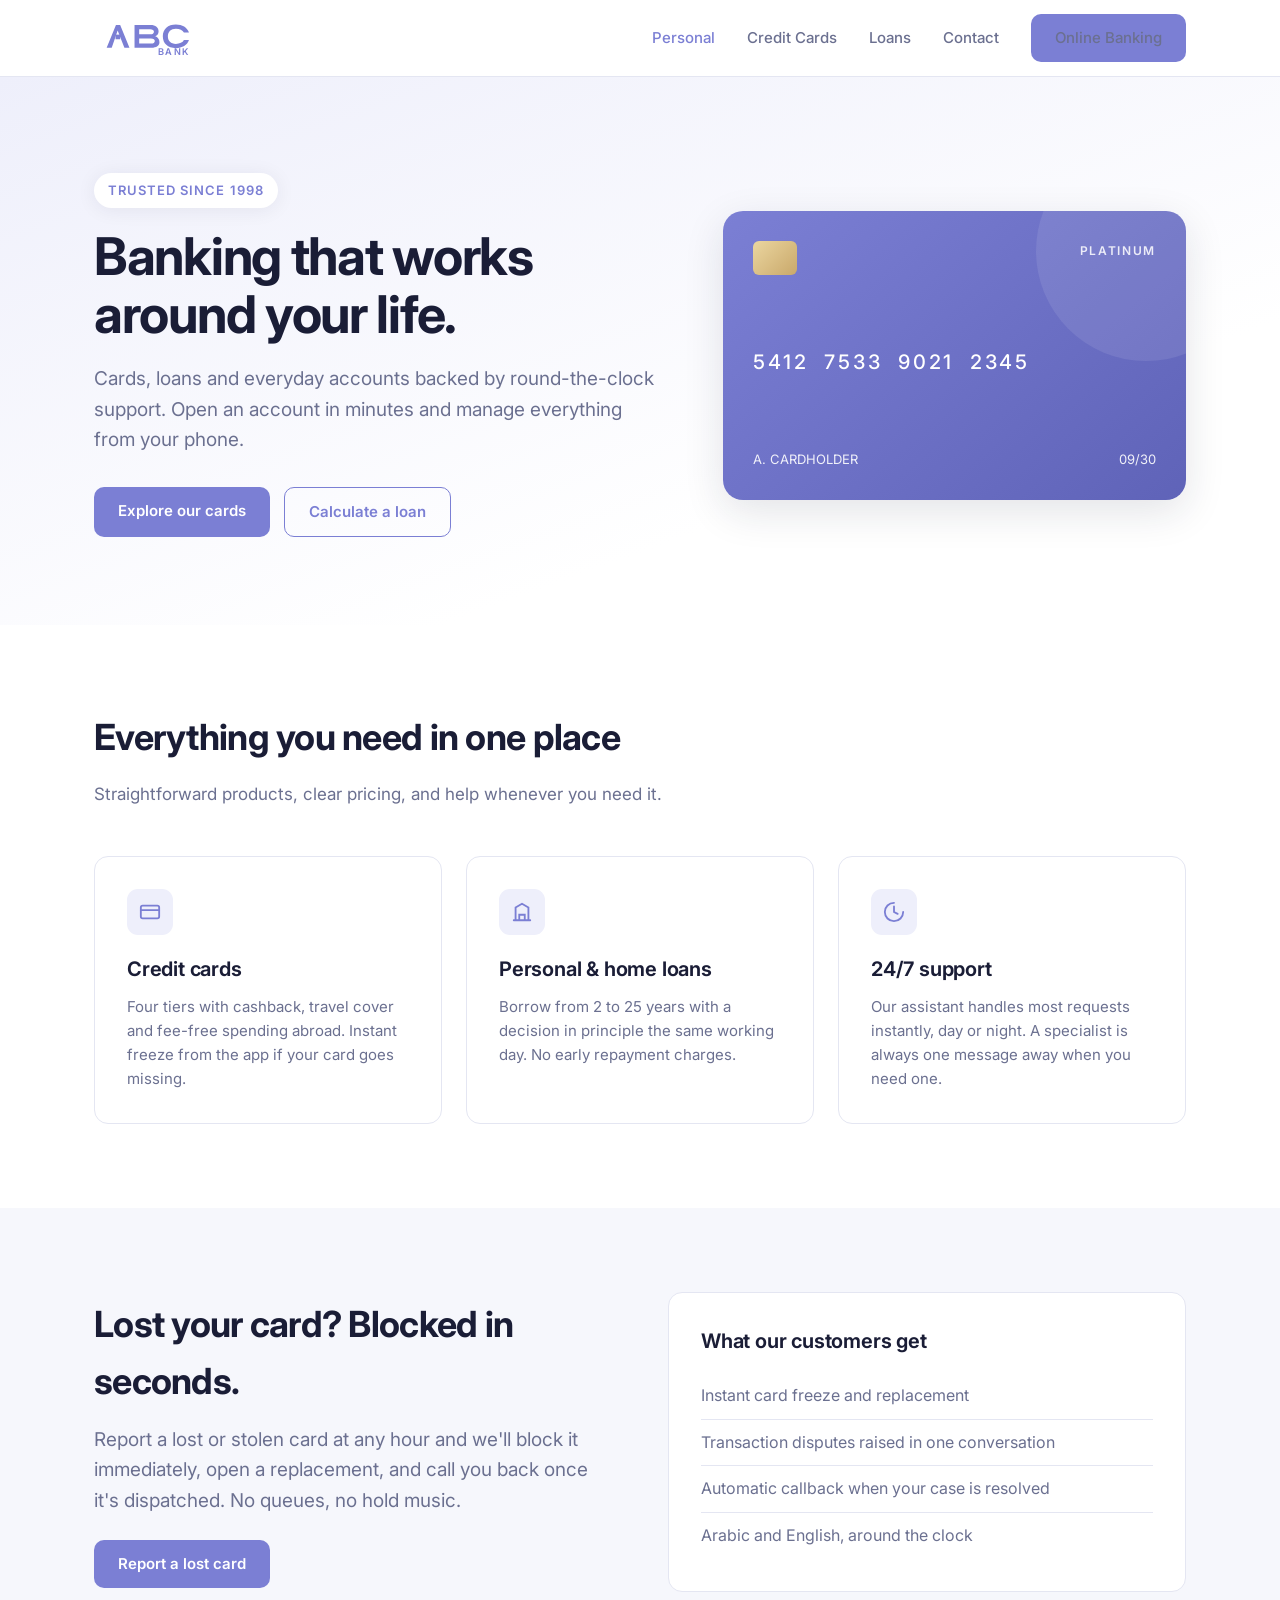
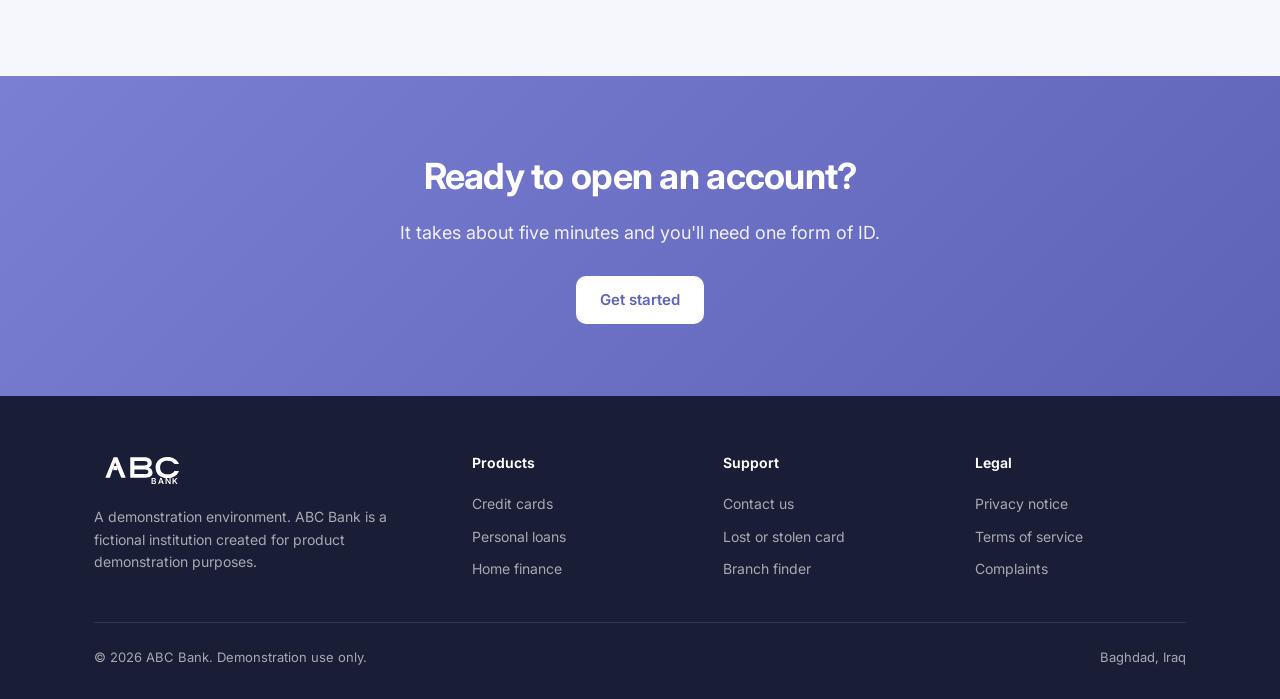
<file: index.html>
<!DOCTYPE html>
<html lang="en">
<head>
<meta charset="UTF-8">
<meta name="viewport" content="width=device-width, initial-scale=1.0">
<title>ABC Bank — Banking that works around you</title>
<link rel="preconnect" href="https://fonts.googleapis.com">
<link rel="preconnect" href="https://fonts.gstatic.com" crossorigin>
<link href="https://fonts.googleapis.com/css2?family=Inter:wght@400;500;600;700&display=swap" rel="stylesheet">
<link rel="stylesheet" href="styles.css">
</head>
<body>

<header class="header">
  <div class="wrap header-inner">
    <a href="index.html" class="logo">
      <svg viewBox="0 0 260 90" xmlns="http://www.w3.org/2000/svg" aria-label="ABC Bank">
        <g fill="#7B7FD4">
          <path d="M30 68 L52 14 L62 14 L84 68 L72 68 L56 27 L42 68 Z"/>
          <rect x="51" y="37" width="11" height="11"/>
          <path d="M96 14 L134 14 C146 14 153 20 153 29 C153 35 150 39 145 41 C151 43 155 48 155 55 C155 63 148 68 136 68 L96 68 Z M107 24 L107 36 L133 36 C139 36 142 34 142 30 C142 26 139 24 133 24 Z M107 46 L107 58 L135 58 C141 58 144 56 144 52 C144 48 141 46 135 46 Z"/>
          <path d="M213 32 C210 26 203 23 194 23 C182 23 175 30 175 41 C175 52 182 59 194 59 C203 59 210 56 213 50 L225 50 C221 62 209 69 194 69 C175 69 163 58 163 41 C163 24 175 13 194 13 C209 13 221 20 225 32 Z"/>
          <text x="152" y="86" font-family="Inter, sans-serif" font-size="22" font-weight="600" letter-spacing="3">BANK</text>
        </g>
      </svg>
    </a>
    <nav class="nav">
      <a href="index.html" class="active">Personal</a>
      <a href="credit-cards.html">Credit Cards</a>
      <a href="loans.html">Loans</a>
      <a href="contact.html">Contact</a>
      <a href="#" class="btn btn-primary">Online Banking</a>
    </nav>
  </div>
</header>

<section class="hero">
  <div class="wrap hero-grid">
    <div>
      <span class="eyebrow">Trusted since 1998</span>
      <h1>Banking that works around your life.</h1>
      <p class="lead">Cards, loans and everyday accounts backed by round-the-clock support. Open an account in minutes and manage everything from your phone.</p>
      <div class="hero-actions">
        <a href="credit-cards.html" class="btn btn-primary">Explore our cards</a>
        <a href="loans.html" class="btn btn-ghost">Calculate a loan</a>
      </div>
    </div>
    <div class="hero-card">
      <div class="hero-card-top">
        <div class="chip"></div>
        <span class="card-tier">Platinum</span>
      </div>
      <div class="card-number">5412&nbsp; 7533&nbsp; 9021&nbsp; 2345</div>
      <div class="card-foot">
        <span>A. CARDHOLDER</span>
        <span>09/30</span>
      </div>
    </div>
  </div>
</section>

<section>
  <div class="wrap">
    <div class="section-head">
      <h2>Everything you need in one place</h2>
      <p>Straightforward products, clear pricing, and help whenever you need it.</p>
    </div>
    <div class="grid-3">
      <div class="card">
        <div class="icon">
          <svg viewBox="0 0 24 24" fill="none" stroke-width="2" stroke-linecap="round"><rect x="2" y="5" width="20" height="14" rx="2"/><path d="M2 10h20"/></svg>
        </div>
        <h3>Credit cards</h3>
        <p>Four tiers with cashback, travel cover and fee-free spending abroad. Instant freeze from the app if your card goes missing.</p>
      </div>
      <div class="card">
        <div class="icon">
          <svg viewBox="0 0 24 24" fill="none" stroke-width="2" stroke-linecap="round"><path d="M3 21h18M5 21V7l7-4 7 4v14M9 21v-6h6v6"/></svg>
        </div>
        <h3>Personal &amp; home loans</h3>
        <p>Borrow from 2 to 25 years with a decision in principle the same working day. No early repayment charges.</p>
      </div>
      <div class="card">
        <div class="icon">
          <svg viewBox="0 0 24 24" fill="none" stroke-width="2" stroke-linecap="round"><path d="M12 2a10 10 0 1 0 10 10"/><path d="M12 6v6l4 2"/></svg>
        </div>
        <h3>24/7 support</h3>
        <p>Our assistant handles most requests instantly, day or night. A specialist is always one message away when you need one.</p>
      </div>
    </div>
  </div>
</section>

<section class="section-soft">
  <div class="wrap grid-2" style="align-items:center; gap:56px;">
    <div>
      <h2>Lost your card? Blocked in seconds.</h2>
      <p class="lead" style="margin-bottom:24px;">Report a lost or stolen card at any hour and we'll block it immediately, open a replacement, and call you back once it's dispatched. No queues, no hold music.</p>
      <a href="contact.html" class="btn btn-primary">Report a lost card</a>
    </div>
    <div class="card" style="background:var(--white);">
      <h3>What our customers get</h3>
      <ul style="list-style:none; margin-top:16px;">
        <li style="padding:10px 0; border-bottom:1px solid var(--line); color:var(--muted);">Instant card freeze and replacement</li>
        <li style="padding:10px 0; border-bottom:1px solid var(--line); color:var(--muted);">Transaction disputes raised in one conversation</li>
        <li style="padding:10px 0; border-bottom:1px solid var(--line); color:var(--muted);">Automatic callback when your case is resolved</li>
        <li style="padding:10px 0; color:var(--muted);">Arabic and English, around the clock</li>
      </ul>
    </div>
  </div>
</section>

<section class="band">
  <div class="wrap">
    <h2>Ready to open an account?</h2>
    <p>It takes about five minutes and you'll need one form of ID.</p>
    <a href="contact.html" class="btn">Get started</a>
  </div>
</section>

<footer class="footer">
  <div class="wrap">
    <div class="footer-grid">
      <div>
        <div class="footer-logo">
          <svg viewBox="0 0 260 90" xmlns="http://www.w3.org/2000/svg">
            <g fill="#FFFFFF">
              <path d="M30 68 L52 14 L62 14 L84 68 L72 68 L56 27 L42 68 Z"/>
              <rect x="51" y="37" width="11" height="11"/>
              <path d="M96 14 L134 14 C146 14 153 20 153 29 C153 35 150 39 145 41 C151 43 155 48 155 55 C155 63 148 68 136 68 L96 68 Z M107 24 L107 36 L133 36 C139 36 142 34 142 30 C142 26 139 24 133 24 Z M107 46 L107 58 L135 58 C141 58 144 56 144 52 C144 48 141 46 135 46 Z"/>
              <path d="M213 32 C210 26 203 23 194 23 C182 23 175 30 175 41 C175 52 182 59 194 59 C203 59 210 56 213 50 L225 50 C221 62 209 69 194 69 C175 69 163 58 163 41 C163 24 175 13 194 13 C209 13 221 20 225 32 Z"/>
              <text x="152" y="86" font-family="Inter, sans-serif" font-size="22" font-weight="600" letter-spacing="3">BANK</text>
            </g>
          </svg>
        </div>
        <p>A demonstration environment. ABC Bank is a fictional institution created for product demonstration purposes.</p>
      </div>
      <div>
        <h5>Products</h5>
        <ul>
          <li><a href="credit-cards.html">Credit cards</a></li>
          <li><a href="loans.html">Personal loans</a></li>
          <li><a href="loans.html">Home finance</a></li>
        </ul>
      </div>
      <div>
        <h5>Support</h5>
        <ul>
          <li><a href="contact.html">Contact us</a></li>
          <li><a href="contact.html">Lost or stolen card</a></li>
          <li><a href="contact.html">Branch finder</a></li>
        </ul>
      </div>
      <div>
        <h5>Legal</h5>
        <ul>
          <li><a href="#">Privacy notice</a></li>
          <li><a href="#">Terms of service</a></li>
          <li><a href="#">Complaints</a></li>
        </ul>
      </div>
    </div>
    <div class="footer-bot">
      <span>© 2026 ABC Bank. Demonstration use only.</span>
      <span>Baghdad, Iraq</span>
    </div>
  </div>
</footer>

<!-- Genesys Messenger -->
<script type="text/javascript" charset="utf-8">
  (function (g, e, n, es, ys) {
    g['_genesysJs'] = e;
    g[e] = g[e] || function () {
      (g[e].q = g[e].q || []).push(arguments)
    };
    g[e].t = 1 * new Date();
    g[e].c = es;
    ys = document.createElement('script'); ys.async = 1; ys.src = n; ys.charset = 'utf-8'; document.head.appendChild(ys);
  })(window, 'Genesys', 'https://apps.mypurecloud.de/genesys-bootstrap/genesys.min.js', {
    environment: 'prod-euc1',
    deploymentId: '817cc12f-3714-4eee-8be5-17d5c788dd22'
  });
</script>

</body>
</html>
</file>
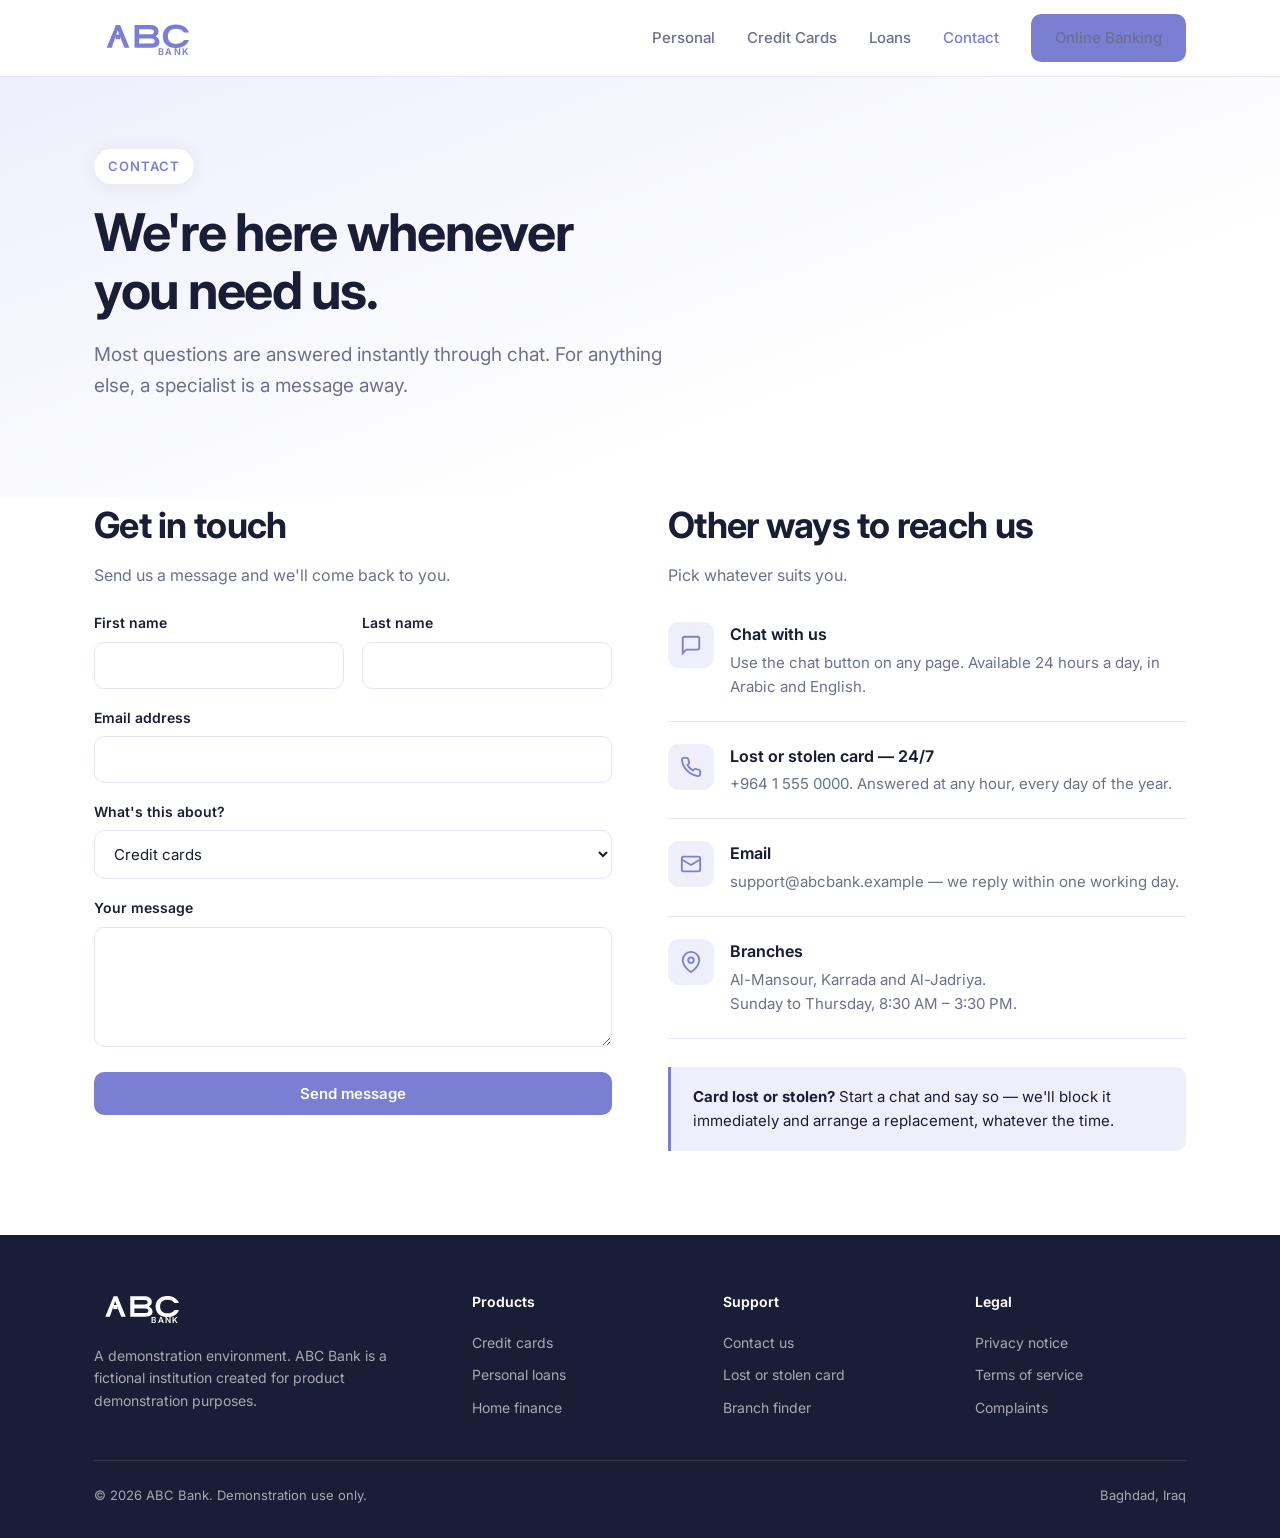
<file: contact.html>
<!DOCTYPE html>
<html lang="en">
<head>
<meta charset="UTF-8">
<meta name="viewport" content="width=device-width, initial-scale=1.0">
<title>Contact Us — ABC Bank</title>
<link rel="preconnect" href="https://fonts.googleapis.com">
<link rel="preconnect" href="https://fonts.gstatic.com" crossorigin>
<link href="https://fonts.googleapis.com/css2?family=Inter:wght@400;500;600;700&display=swap" rel="stylesheet">
<link rel="stylesheet" href="styles.css">
</head>
<body>

<header class="header">
  <div class="wrap header-inner">
    <a href="index.html" class="logo">
      <svg viewBox="0 0 260 90" xmlns="http://www.w3.org/2000/svg" aria-label="ABC Bank">
        <g fill="#7B7FD4">
          <path d="M30 68 L52 14 L62 14 L84 68 L72 68 L56 27 L42 68 Z"/>
          <rect x="51" y="37" width="11" height="11"/>
          <path d="M96 14 L134 14 C146 14 153 20 153 29 C153 35 150 39 145 41 C151 43 155 48 155 55 C155 63 148 68 136 68 L96 68 Z M107 24 L107 36 L133 36 C139 36 142 34 142 30 C142 26 139 24 133 24 Z M107 46 L107 58 L135 58 C141 58 144 56 144 52 C144 48 141 46 135 46 Z"/>
          <path d="M213 32 C210 26 203 23 194 23 C182 23 175 30 175 41 C175 52 182 59 194 59 C203 59 210 56 213 50 L225 50 C221 62 209 69 194 69 C175 69 163 58 163 41 C163 24 175 13 194 13 C209 13 221 20 225 32 Z"/>
          <text x="152" y="86" font-family="Inter, sans-serif" font-size="22" font-weight="600" letter-spacing="3">BANK</text>
        </g>
      </svg>
    </a>
    <nav class="nav">
      <a href="index.html">Personal</a>
      <a href="credit-cards.html">Credit Cards</a>
      <a href="loans.html">Loans</a>
      <a href="contact.html" class="active">Contact</a>
      <a href="#" class="btn btn-primary">Online Banking</a>
    </nav>
  </div>
</header>

<section class="hero" style="padding:72px 0 64px;">
  <div class="wrap">
    <span class="eyebrow">Contact</span>
    <h1 style="max-width:16ch;">We're here whenever you need us.</h1>
    <p class="lead">Most questions are answered instantly through chat. For anything else, a specialist is a message away.</p>
  </div>
</section>

<section style="padding-top:0;">
  <div class="wrap grid-2" style="gap:56px; align-items:start;">

    <div>
      <h2 style="margin-bottom:8px;">Get in touch</h2>
      <p style="color:var(--muted); margin-bottom:24px;">Send us a message and we'll come back to you.</p>

      <form onsubmit="event.preventDefault(); this.reset(); document.getElementById('sent').style.display='block';">
        <div class="form-row">
          <div class="input-group">
            <label for="fname">First name</label>
            <input type="text" id="fname" required>
          </div>
          <div class="input-group">
            <label for="lname">Last name</label>
            <input type="text" id="lname" required>
          </div>
        </div>

        <div class="input-group">
          <label for="email">Email address</label>
          <input type="email" id="email" required>
        </div>

        <div class="input-group">
          <label for="topic">What's this about?</label>
          <select id="topic">
            <option>Credit cards</option>
            <option>Lost or stolen card</option>
            <option>Disputed transaction</option>
            <option>Loans and borrowing</option>
            <option>Account enquiry</option>
            <option>Something else</option>
          </select>
        </div>

        <div class="input-group">
          <label for="message">Your message</label>
          <textarea id="message" required></textarea>
        </div>

        <button type="submit" class="btn btn-primary" style="width:100%;">Send message</button>

        <div id="sent" class="notice" style="display:none;">
          Thanks — your message has been received. We'll respond within one working day.
        </div>
      </form>
    </div>

    <div>
      <h2 style="margin-bottom:8px;">Other ways to reach us</h2>
      <p style="color:var(--muted); margin-bottom:12px;">Pick whatever suits you.</p>

      <div class="contact-item">
        <div class="icon">
          <svg viewBox="0 0 24 24" fill="none" stroke-width="2" stroke-linecap="round"><path d="M21 15a2 2 0 0 1-2 2H7l-4 4V5a2 2 0 0 1 2-2h14a2 2 0 0 1 2 2z"/></svg>
        </div>
        <div>
          <h4>Chat with us</h4>
          <p>Use the chat button on any page. Available 24 hours a day, in Arabic and English.</p>
        </div>
      </div>

      <div class="contact-item">
        <div class="icon">
          <svg viewBox="0 0 24 24" fill="none" stroke-width="2" stroke-linecap="round"><path d="M22 16.92v3a2 2 0 0 1-2.18 2 19.8 19.8 0 0 1-8.63-3.07 19.5 19.5 0 0 1-6-6A19.8 19.8 0 0 1 2.12 4.2 2 2 0 0 1 4.11 2h3a2 2 0 0 1 2 1.72c.13.96.36 1.9.7 2.81a2 2 0 0 1-.45 2.11L8.1 9.9a16 16 0 0 0 6 6l1.26-1.26a2 2 0 0 1 2.11-.45c.9.34 1.85.57 2.81.7A2 2 0 0 1 22 16.92z"/></svg>
        </div>
        <div>
          <h4>Lost or stolen card — 24/7</h4>
          <p>+964 1 555 0000. Answered at any hour, every day of the year.</p>
        </div>
      </div>

      <div class="contact-item">
        <div class="icon">
          <svg viewBox="0 0 24 24" fill="none" stroke-width="2" stroke-linecap="round"><rect x="2" y="4" width="20" height="16" rx="2"/><path d="M22 7l-10 6L2 7"/></svg>
        </div>
        <div>
          <h4>Email</h4>
          <p>support@abcbank.example — we reply within one working day.</p>
        </div>
      </div>

      <div class="contact-item">
        <div class="icon">
          <svg viewBox="0 0 24 24" fill="none" stroke-width="2" stroke-linecap="round"><path d="M21 10c0 7-9 13-9 13s-9-6-9-13a9 9 0 0 1 18 0z"/><circle cx="12" cy="10" r="3"/></svg>
        </div>
        <div>
          <h4>Branches</h4>
          <p>Al-Mansour, Karrada and Al-Jadriya.<br>Sunday to Thursday, 8:30 AM – 3:30 PM.</p>
        </div>
      </div>

      <div class="notice">
        <strong>Card lost or stolen?</strong> Start a chat and say so — we'll block it immediately and arrange a replacement, whatever the time.
      </div>
    </div>

  </div>
</section>

<footer class="footer">
  <div class="wrap">
    <div class="footer-grid">
      <div>
        <div class="footer-logo">
          <svg viewBox="0 0 260 90" xmlns="http://www.w3.org/2000/svg">
            <g fill="#FFFFFF">
              <path d="M30 68 L52 14 L62 14 L84 68 L72 68 L56 27 L42 68 Z"/>
              <rect x="51" y="37" width="11" height="11"/>
              <path d="M96 14 L134 14 C146 14 153 20 153 29 C153 35 150 39 145 41 C151 43 155 48 155 55 C155 63 148 68 136 68 L96 68 Z M107 24 L107 36 L133 36 C139 36 142 34 142 30 C142 26 139 24 133 24 Z M107 46 L107 58 L135 58 C141 58 144 56 144 52 C144 48 141 46 135 46 Z"/>
              <path d="M213 32 C210 26 203 23 194 23 C182 23 175 30 175 41 C175 52 182 59 194 59 C203 59 210 56 213 50 L225 50 C221 62 209 69 194 69 C175 69 163 58 163 41 C163 24 175 13 194 13 C209 13 221 20 225 32 Z"/>
              <text x="152" y="86" font-family="Inter, sans-serif" font-size="22" font-weight="600" letter-spacing="3">BANK</text>
            </g>
          </svg>
        </div>
        <p>A demonstration environment. ABC Bank is a fictional institution created for product demonstration purposes.</p>
      </div>
      <div>
        <h5>Products</h5>
        <ul>
          <li><a href="credit-cards.html">Credit cards</a></li>
          <li><a href="loans.html">Personal loans</a></li>
          <li><a href="loans.html">Home finance</a></li>
        </ul>
      </div>
      <div>
        <h5>Support</h5>
        <ul>
          <li><a href="contact.html">Contact us</a></li>
          <li><a href="contact.html">Lost or stolen card</a></li>
          <li><a href="contact.html">Branch finder</a></li>
        </ul>
      </div>
      <div>
        <h5>Legal</h5>
        <ul>
          <li><a href="#">Privacy notice</a></li>
          <li><a href="#">Terms of service</a></li>
          <li><a href="#">Complaints</a></li>
        </ul>
      </div>
    </div>
    <div class="footer-bot">
      <span>© 2026 ABC Bank. Demonstration use only.</span>
      <span>Baghdad, Iraq</span>
    </div>
  </div>
</footer>

<!-- Genesys Messenger -->
<script type="text/javascript" charset="utf-8">
  (function (g, e, n, es, ys) {
    g['_genesysJs'] = e;
    g[e] = g[e] || function () {
      (g[e].q = g[e].q || []).push(arguments)
    };
    g[e].t = 1 * new Date();
    g[e].c = es;
    ys = document.createElement('script'); ys.async = 1; ys.src = n; ys.charset = 'utf-8'; document.head.appendChild(ys);
  })(window, 'Genesys', 'https://apps.mypurecloud.de/genesys-bootstrap/genesys.min.js', {
    environment: 'prod-euc1',
    deploymentId: '817cc12f-3714-4eee-8be5-17d5c788dd22'
  });
</script>

</body>
</html>
</file>
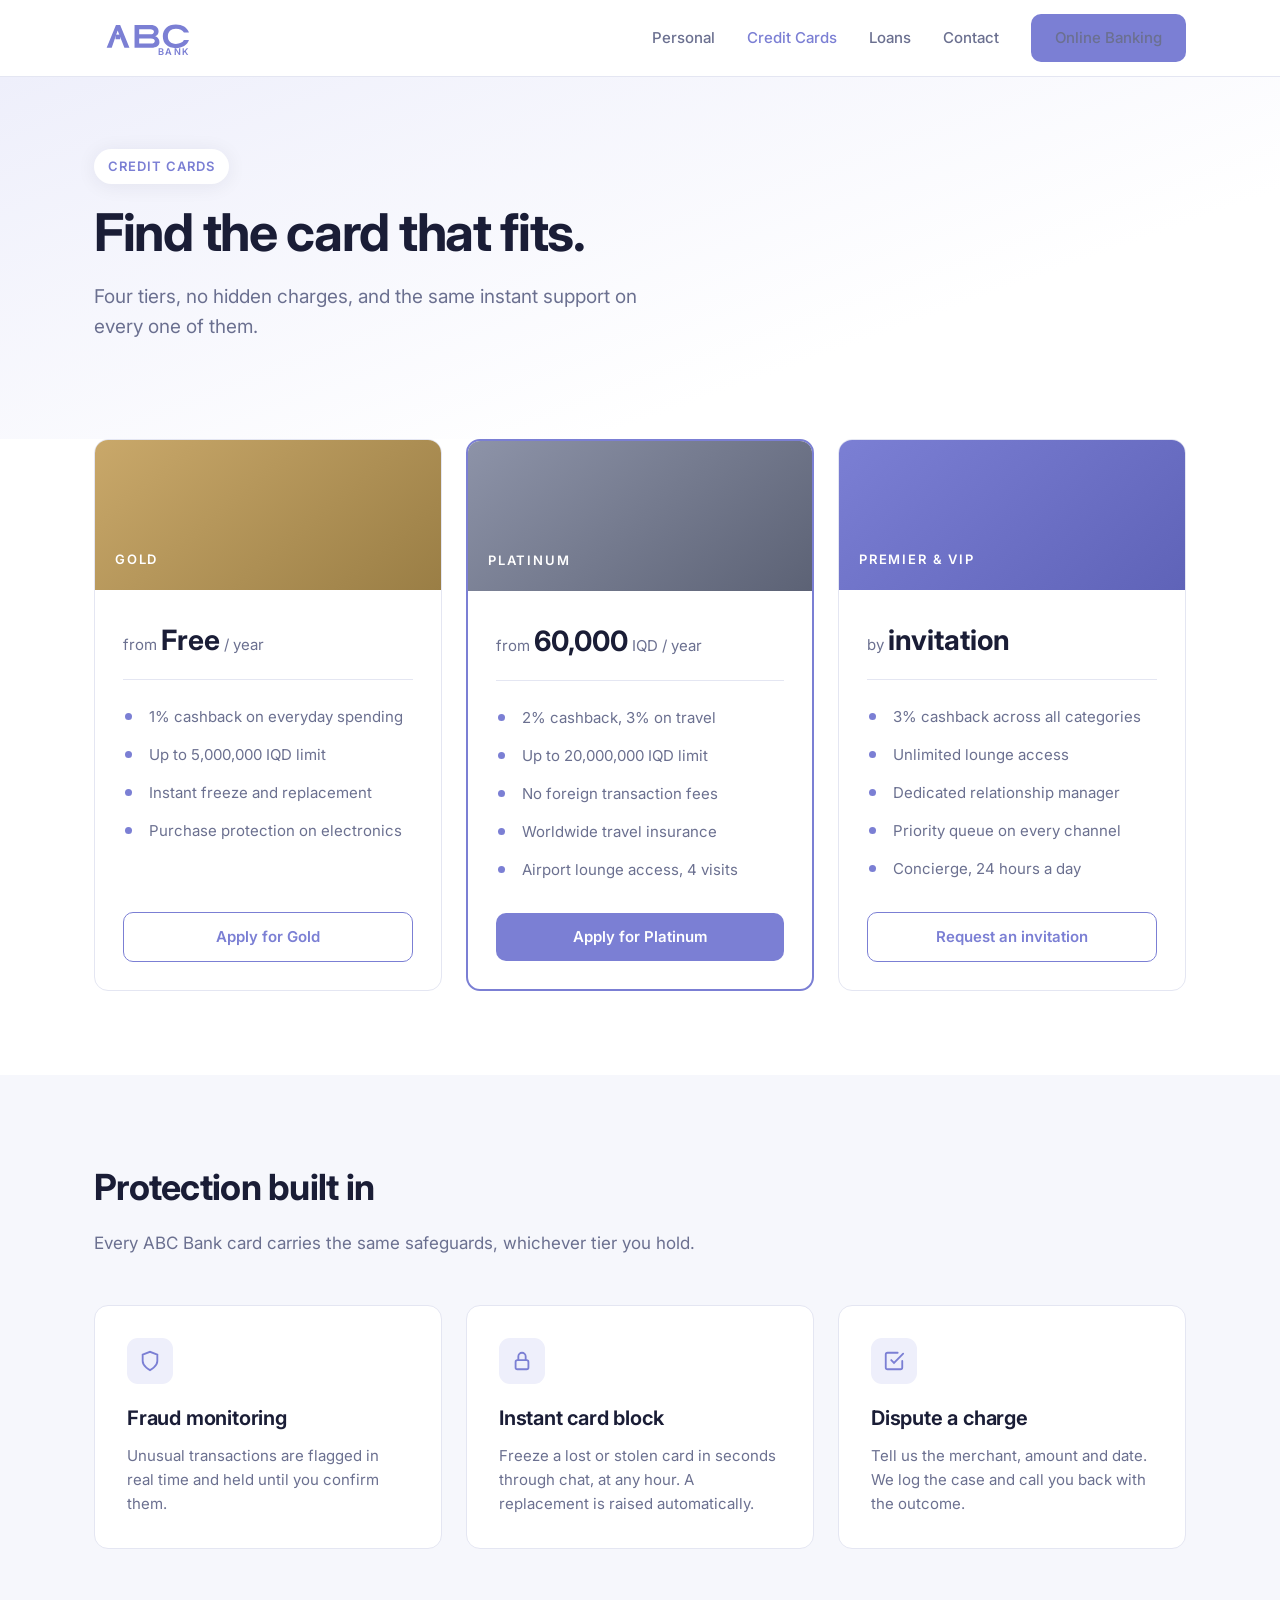
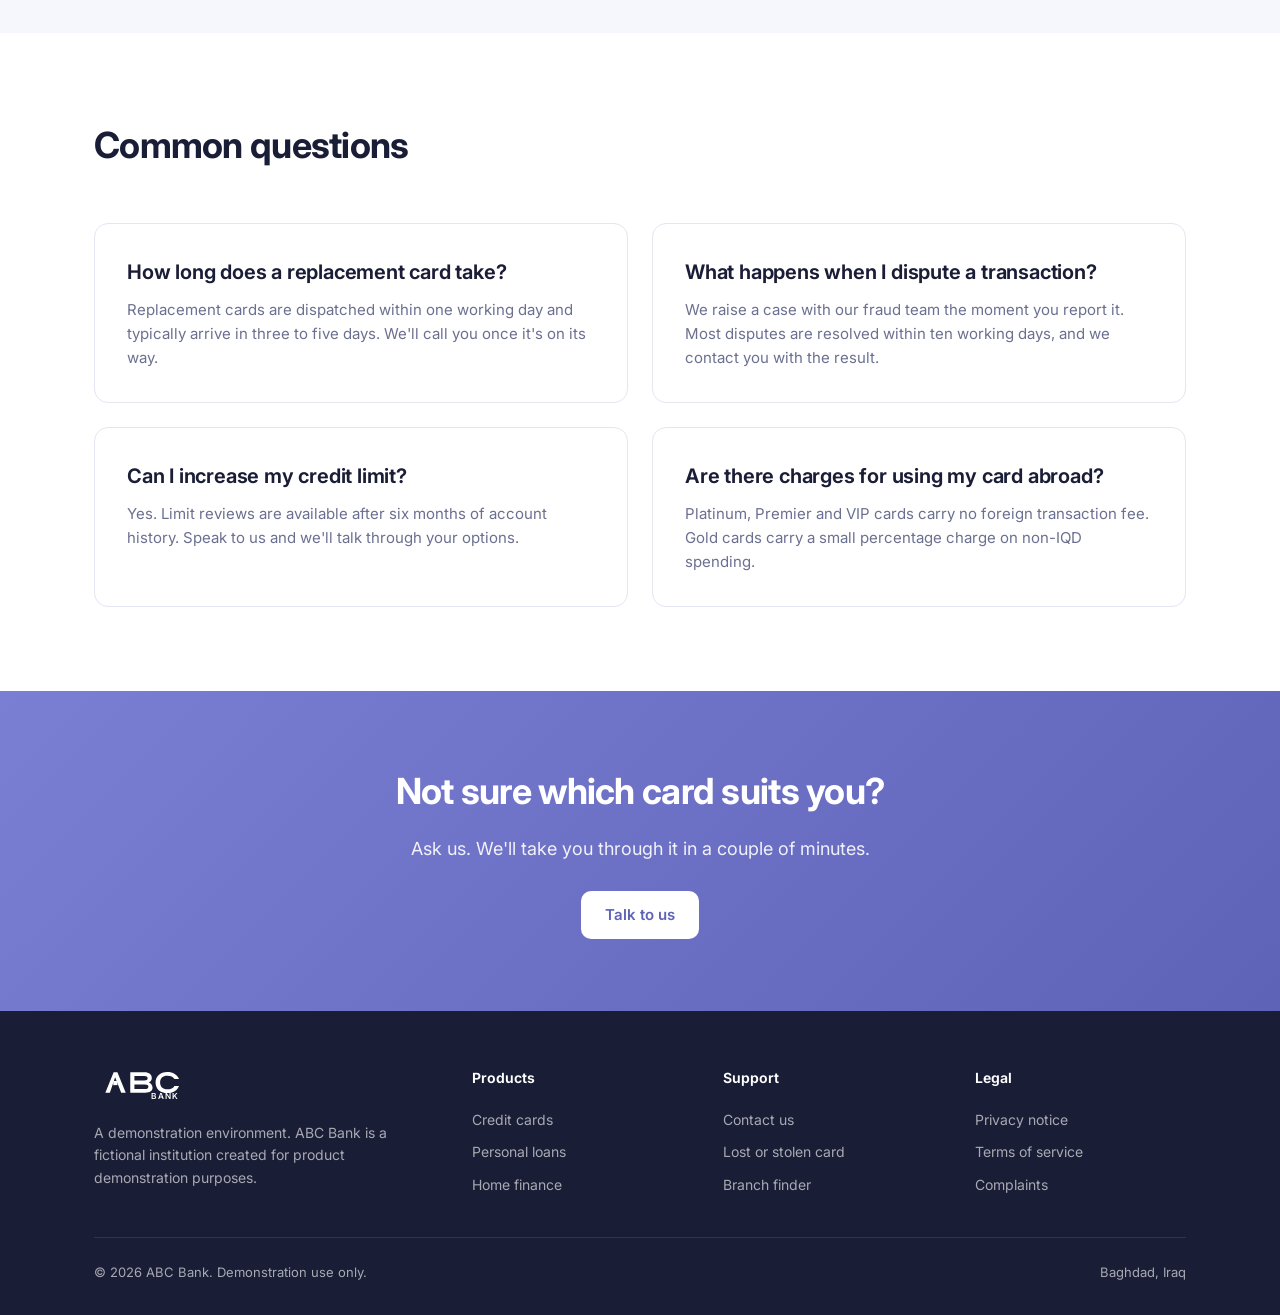
<file: credit-cards.html>
<!DOCTYPE html>
<html lang="en">
<head>
<meta charset="UTF-8">
<meta name="viewport" content="width=device-width, initial-scale=1.0">
<title>Credit Cards — ABC Bank</title>
<link rel="preconnect" href="https://fonts.googleapis.com">
<link rel="preconnect" href="https://fonts.gstatic.com" crossorigin>
<link href="https://fonts.googleapis.com/css2?family=Inter:wght@400;500;600;700&display=swap" rel="stylesheet">
<link rel="stylesheet" href="styles.css">
</head>
<body>

<header class="header">
  <div class="wrap header-inner">
    <a href="index.html" class="logo">
      <svg viewBox="0 0 260 90" xmlns="http://www.w3.org/2000/svg" aria-label="ABC Bank">
        <g fill="#7B7FD4">
          <path d="M30 68 L52 14 L62 14 L84 68 L72 68 L56 27 L42 68 Z"/>
          <rect x="51" y="37" width="11" height="11"/>
          <path d="M96 14 L134 14 C146 14 153 20 153 29 C153 35 150 39 145 41 C151 43 155 48 155 55 C155 63 148 68 136 68 L96 68 Z M107 24 L107 36 L133 36 C139 36 142 34 142 30 C142 26 139 24 133 24 Z M107 46 L107 58 L135 58 C141 58 144 56 144 52 C144 48 141 46 135 46 Z"/>
          <path d="M213 32 C210 26 203 23 194 23 C182 23 175 30 175 41 C175 52 182 59 194 59 C203 59 210 56 213 50 L225 50 C221 62 209 69 194 69 C175 69 163 58 163 41 C163 24 175 13 194 13 C209 13 221 20 225 32 Z"/>
          <text x="152" y="86" font-family="Inter, sans-serif" font-size="22" font-weight="600" letter-spacing="3">BANK</text>
        </g>
      </svg>
    </a>
    <nav class="nav">
      <a href="index.html">Personal</a>
      <a href="credit-cards.html" class="active">Credit Cards</a>
      <a href="loans.html">Loans</a>
      <a href="contact.html">Contact</a>
      <a href="#" class="btn btn-primary">Online Banking</a>
    </nav>
  </div>
</header>

<section class="hero" style="padding:72px 0 64px;">
  <div class="wrap">
    <span class="eyebrow">Credit Cards</span>
    <h1 style="max-width:16ch;">Find the card that fits.</h1>
    <p class="lead">Four tiers, no hidden charges, and the same instant support on every one of them.</p>
  </div>
</section>

<section style="padding-top:0;">
  <div class="wrap grid-3">

    <div class="tier">
      <div class="tier-visual gold"><span>Gold</span></div>
      <div class="tier-body">
        <div class="price">from <strong>Free</strong> / year</div>
        <ul>
          <li>1% cashback on everyday spending</li>
          <li>Up to 5,000,000 IQD limit</li>
          <li>Instant freeze and replacement</li>
          <li>Purchase protection on electronics</li>
        </ul>
        <a href="contact.html" class="btn btn-ghost">Apply for Gold</a>
      </div>
    </div>

    <div class="tier featured">
      <div class="tier-visual platinum"><span>Platinum</span></div>
      <div class="tier-body">
        <div class="price">from <strong>60,000</strong> IQD / year</div>
        <ul>
          <li>2% cashback, 3% on travel</li>
          <li>Up to 20,000,000 IQD limit</li>
          <li>No foreign transaction fees</li>
          <li>Worldwide travel insurance</li>
          <li>Airport lounge access, 4 visits</li>
        </ul>
        <a href="contact.html" class="btn btn-primary">Apply for Platinum</a>
      </div>
    </div>

    <div class="tier">
      <div class="tier-visual"><span>Premier &amp; VIP</span></div>
      <div class="tier-body">
        <div class="price">by <strong>invitation</strong></div>
        <ul>
          <li>3% cashback across all categories</li>
          <li>Unlimited lounge access</li>
          <li>Dedicated relationship manager</li>
          <li>Priority queue on every channel</li>
          <li>Concierge, 24 hours a day</li>
        </ul>
        <a href="contact.html" class="btn btn-ghost">Request an invitation</a>
      </div>
    </div>

  </div>
</section>

<section class="section-soft">
  <div class="wrap">
    <div class="section-head">
      <h2>Protection built in</h2>
      <p>Every ABC Bank card carries the same safeguards, whichever tier you hold.</p>
    </div>
    <div class="grid-3">
      <div class="card">
        <div class="icon">
          <svg viewBox="0 0 24 24" fill="none" stroke-width="2" stroke-linecap="round"><path d="M12 22s8-4 8-10V5l-8-3-8 3v7c0 6 8 10 8 10z"/></svg>
        </div>
        <h3>Fraud monitoring</h3>
        <p>Unusual transactions are flagged in real time and held until you confirm them.</p>
      </div>
      <div class="card">
        <div class="icon">
          <svg viewBox="0 0 24 24" fill="none" stroke-width="2" stroke-linecap="round"><rect x="5" y="11" width="14" height="10" rx="2"/><path d="M8 11V7a4 4 0 0 1 8 0v4"/></svg>
        </div>
        <h3>Instant card block</h3>
        <p>Freeze a lost or stolen card in seconds through chat, at any hour. A replacement is raised automatically.</p>
      </div>
      <div class="card">
        <div class="icon">
          <svg viewBox="0 0 24 24" fill="none" stroke-width="2" stroke-linecap="round"><path d="M9 11l3 3L22 4"/><path d="M21 12v7a2 2 0 0 1-2 2H5a2 2 0 0 1-2-2V5a2 2 0 0 1 2-2h11"/></svg>
        </div>
        <h3>Dispute a charge</h3>
        <p>Tell us the merchant, amount and date. We log the case and call you back with the outcome.</p>
      </div>
    </div>
  </div>
</section>

<section>
  <div class="wrap">
    <div class="section-head">
      <h2>Common questions</h2>
    </div>
    <div class="grid-2">
      <div class="card">
        <h3>How long does a replacement card take?</h3>
        <p>Replacement cards are dispatched within one working day and typically arrive in three to five days. We'll call you once it's on its way.</p>
      </div>
      <div class="card">
        <h3>What happens when I dispute a transaction?</h3>
        <p>We raise a case with our fraud team the moment you report it. Most disputes are resolved within ten working days, and we contact you with the result.</p>
      </div>
      <div class="card">
        <h3>Can I increase my credit limit?</h3>
        <p>Yes. Limit reviews are available after six months of account history. Speak to us and we'll talk through your options.</p>
      </div>
      <div class="card">
        <h3>Are there charges for using my card abroad?</h3>
        <p>Platinum, Premier and VIP cards carry no foreign transaction fee. Gold cards carry a small percentage charge on non-IQD spending.</p>
      </div>
    </div>
  </div>
</section>

<section class="band">
  <div class="wrap">
    <h2>Not sure which card suits you?</h2>
    <p>Ask us. We'll take you through it in a couple of minutes.</p>
    <a href="contact.html" class="btn">Talk to us</a>
  </div>
</section>

<footer class="footer">
  <div class="wrap">
    <div class="footer-grid">
      <div>
        <div class="footer-logo">
          <svg viewBox="0 0 260 90" xmlns="http://www.w3.org/2000/svg">
            <g fill="#FFFFFF">
              <path d="M30 68 L52 14 L62 14 L84 68 L72 68 L56 27 L42 68 Z"/>
              <rect x="51" y="37" width="11" height="11"/>
              <path d="M96 14 L134 14 C146 14 153 20 153 29 C153 35 150 39 145 41 C151 43 155 48 155 55 C155 63 148 68 136 68 L96 68 Z M107 24 L107 36 L133 36 C139 36 142 34 142 30 C142 26 139 24 133 24 Z M107 46 L107 58 L135 58 C141 58 144 56 144 52 C144 48 141 46 135 46 Z"/>
              <path d="M213 32 C210 26 203 23 194 23 C182 23 175 30 175 41 C175 52 182 59 194 59 C203 59 210 56 213 50 L225 50 C221 62 209 69 194 69 C175 69 163 58 163 41 C163 24 175 13 194 13 C209 13 221 20 225 32 Z"/>
              <text x="152" y="86" font-family="Inter, sans-serif" font-size="22" font-weight="600" letter-spacing="3">BANK</text>
            </g>
          </svg>
        </div>
        <p>A demonstration environment. ABC Bank is a fictional institution created for product demonstration purposes.</p>
      </div>
      <div>
        <h5>Products</h5>
        <ul>
          <li><a href="credit-cards.html">Credit cards</a></li>
          <li><a href="loans.html">Personal loans</a></li>
          <li><a href="loans.html">Home finance</a></li>
        </ul>
      </div>
      <div>
        <h5>Support</h5>
        <ul>
          <li><a href="contact.html">Contact us</a></li>
          <li><a href="contact.html">Lost or stolen card</a></li>
          <li><a href="contact.html">Branch finder</a></li>
        </ul>
      </div>
      <div>
        <h5>Legal</h5>
        <ul>
          <li><a href="#">Privacy notice</a></li>
          <li><a href="#">Terms of service</a></li>
          <li><a href="#">Complaints</a></li>
        </ul>
      </div>
    </div>
    <div class="footer-bot">
      <span>© 2026 ABC Bank. Demonstration use only.</span>
      <span>Baghdad, Iraq</span>
    </div>
  </div>
</footer>

<!-- Genesys Messenger -->
<script type="text/javascript" charset="utf-8">
  (function (g, e, n, es, ys) {
    g['_genesysJs'] = e;
    g[e] = g[e] || function () {
      (g[e].q = g[e].q || []).push(arguments)
    };
    g[e].t = 1 * new Date();
    g[e].c = es;
    ys = document.createElement('script'); ys.async = 1; ys.src = n; ys.charset = 'utf-8'; document.head.appendChild(ys);
  })(window, 'Genesys', 'https://apps.mypurecloud.de/genesys-bootstrap/genesys.min.js', {
    environment: 'prod-euc1',
    deploymentId: '817cc12f-3714-4eee-8be5-17d5c788dd22'
  });
</script>

</body>
</html>
</file>
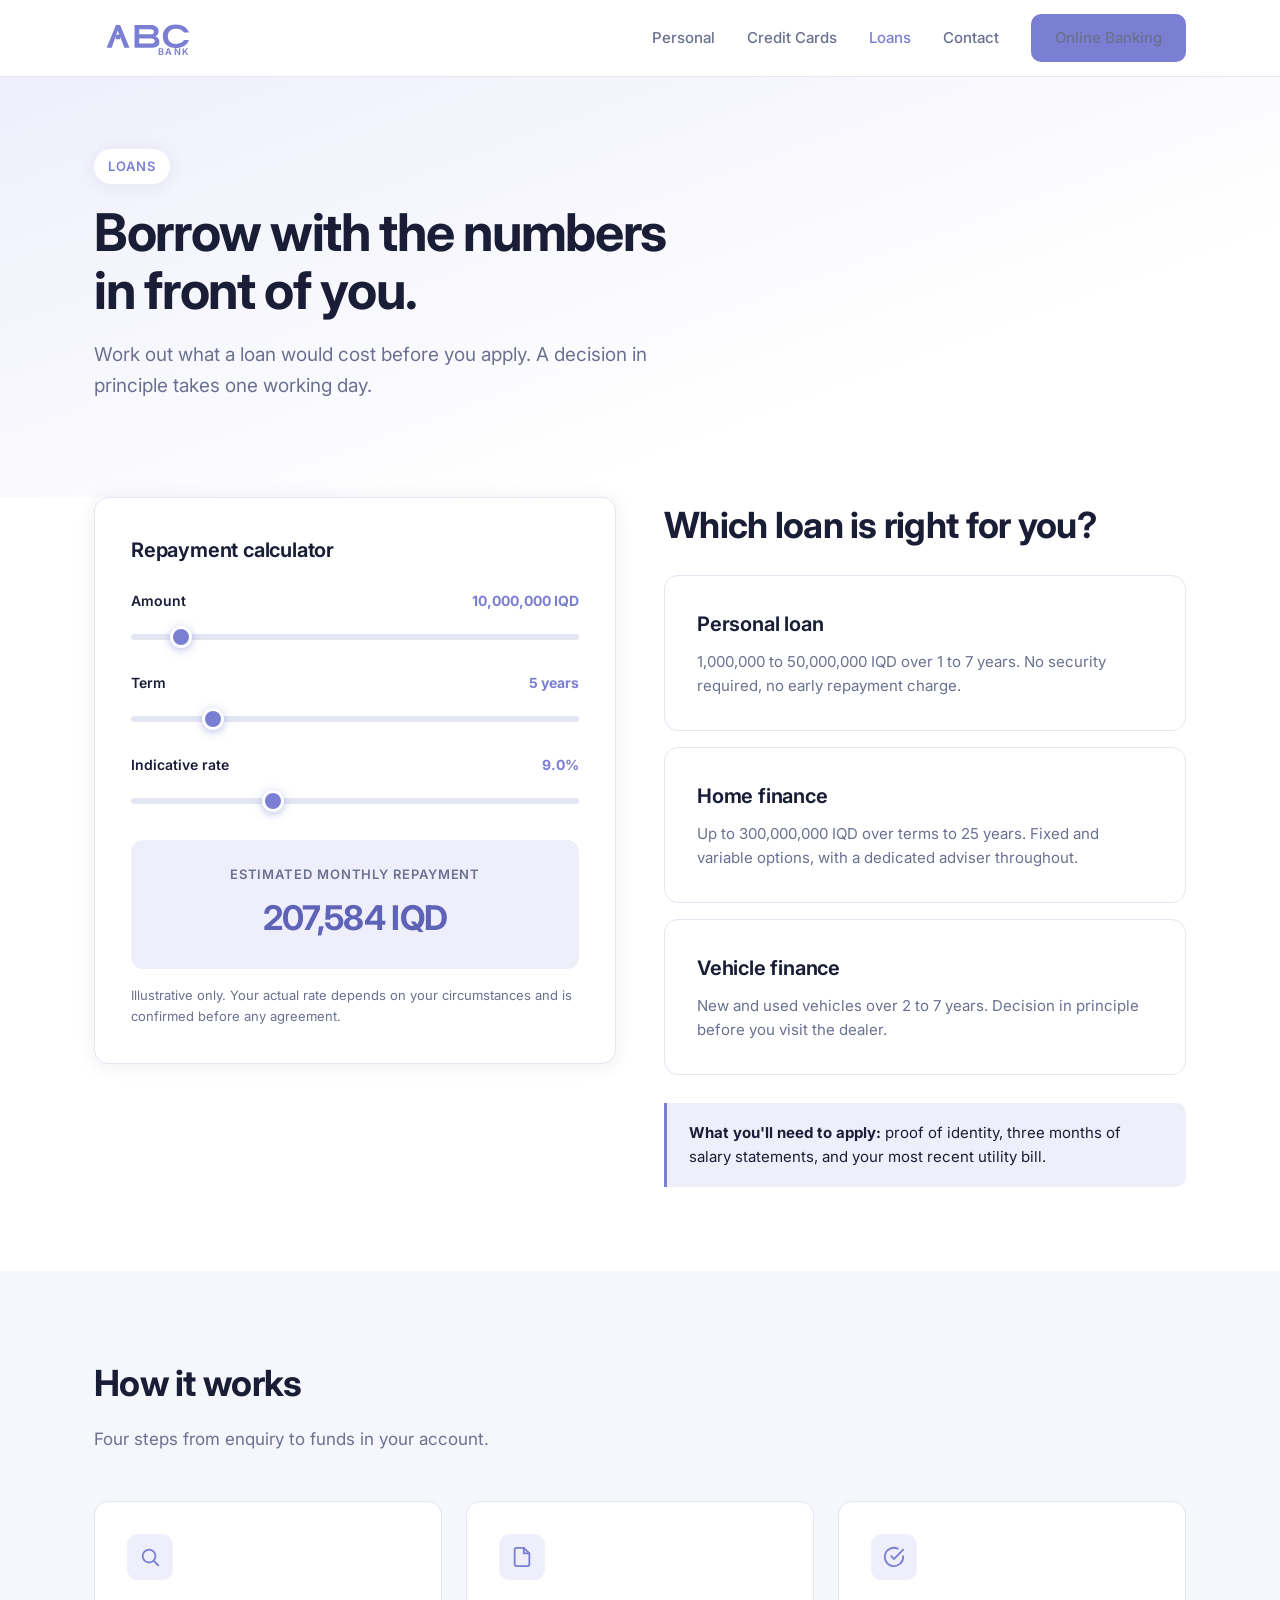
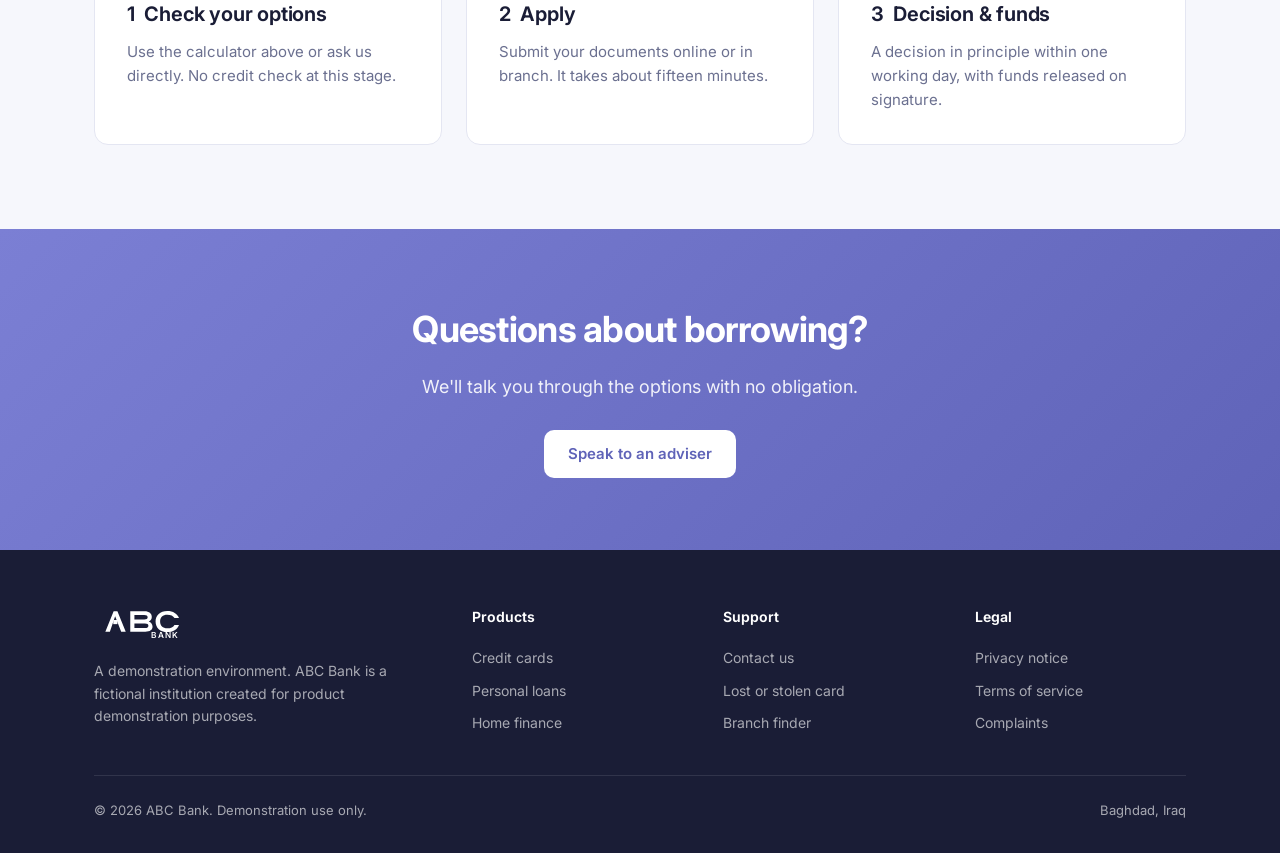
<file: loans.html>
<!DOCTYPE html>
<html lang="en">
<head>
<meta charset="UTF-8">
<meta name="viewport" content="width=device-width, initial-scale=1.0">
<title>Loans — ABC Bank</title>
<link rel="preconnect" href="https://fonts.googleapis.com">
<link rel="preconnect" href="https://fonts.gstatic.com" crossorigin>
<link href="https://fonts.googleapis.com/css2?family=Inter:wght@400;500;600;700&display=swap" rel="stylesheet">
<link rel="stylesheet" href="styles.css">
</head>
<body>

<header class="header">
  <div class="wrap header-inner">
    <a href="index.html" class="logo">
      <svg viewBox="0 0 260 90" xmlns="http://www.w3.org/2000/svg" aria-label="ABC Bank">
        <g fill="#7B7FD4">
          <path d="M30 68 L52 14 L62 14 L84 68 L72 68 L56 27 L42 68 Z"/>
          <rect x="51" y="37" width="11" height="11"/>
          <path d="M96 14 L134 14 C146 14 153 20 153 29 C153 35 150 39 145 41 C151 43 155 48 155 55 C155 63 148 68 136 68 L96 68 Z M107 24 L107 36 L133 36 C139 36 142 34 142 30 C142 26 139 24 133 24 Z M107 46 L107 58 L135 58 C141 58 144 56 144 52 C144 48 141 46 135 46 Z"/>
          <path d="M213 32 C210 26 203 23 194 23 C182 23 175 30 175 41 C175 52 182 59 194 59 C203 59 210 56 213 50 L225 50 C221 62 209 69 194 69 C175 69 163 58 163 41 C163 24 175 13 194 13 C209 13 221 20 225 32 Z"/>
          <text x="152" y="86" font-family="Inter, sans-serif" font-size="22" font-weight="600" letter-spacing="3">BANK</text>
        </g>
      </svg>
    </a>
    <nav class="nav">
      <a href="index.html">Personal</a>
      <a href="credit-cards.html">Credit Cards</a>
      <a href="loans.html" class="active">Loans</a>
      <a href="contact.html">Contact</a>
      <a href="#" class="btn btn-primary">Online Banking</a>
    </nav>
  </div>
</header>

<section class="hero" style="padding:72px 0 64px;">
  <div class="wrap">
    <span class="eyebrow">Loans</span>
    <h1 style="max-width:18ch;">Borrow with the numbers in front of you.</h1>
    <p class="lead">Work out what a loan would cost before you apply. A decision in principle takes one working day.</p>
  </div>
</section>

<section style="padding-top:0;">
  <div class="wrap grid-2" style="gap:48px; align-items:start;">

    <div class="calc">
      <h3 style="margin-bottom:24px;">Repayment calculator</h3>

      <div class="field">
        <label for="amount">Amount <span id="amountOut">10,000,000 IQD</span></label>
        <input type="range" id="amount" min="1000000" max="100000000" step="1000000" value="10000000">
      </div>

      <div class="field">
        <label for="years">Term <span id="yearsOut">5 years</span></label>
        <input type="range" id="years" min="1" max="25" step="1" value="5">
      </div>

      <div class="field">
        <label for="rate">Indicative rate <span id="rateOut">9.0%</span></label>
        <input type="range" id="rate" min="5" max="18" step="0.5" value="9">
      </div>

      <div class="calc-result">
        <small>Estimated monthly repayment</small>
        <strong id="monthly">—</strong>
      </div>

      <p style="font-size:13px; color:var(--muted); margin-top:16px;">
        Illustrative only. Your actual rate depends on your circumstances and is confirmed before any agreement.
      </p>
    </div>

    <div>
      <h2 style="margin-bottom:20px;">Which loan is right for you?</h2>

      <div class="card" style="margin-bottom:16px;">
        <h3>Personal loan</h3>
        <p>1,000,000 to 50,000,000 IQD over 1 to 7 years. No security required, no early repayment charge.</p>
      </div>

      <div class="card" style="margin-bottom:16px;">
        <h3>Home finance</h3>
        <p>Up to 300,000,000 IQD over terms to 25 years. Fixed and variable options, with a dedicated adviser throughout.</p>
      </div>

      <div class="card" style="margin-bottom:16px;">
        <h3>Vehicle finance</h3>
        <p>New and used vehicles over 2 to 7 years. Decision in principle before you visit the dealer.</p>
      </div>

      <div class="notice">
        <strong>What you'll need to apply:</strong> proof of identity, three months of salary statements, and your most recent utility bill.
      </div>
    </div>

  </div>
</section>

<section class="section-soft">
  <div class="wrap">
    <div class="section-head">
      <h2>How it works</h2>
      <p>Four steps from enquiry to funds in your account.</p>
    </div>
    <div class="grid-3">
      <div class="card">
        <div class="icon"><svg viewBox="0 0 24 24" fill="none" stroke-width="2" stroke-linecap="round"><circle cx="11" cy="11" r="7"/><path d="M21 21l-4.3-4.3"/></svg></div>
        <h3>1 &nbsp;Check your options</h3>
        <p>Use the calculator above or ask us directly. No credit check at this stage.</p>
      </div>
      <div class="card">
        <div class="icon"><svg viewBox="0 0 24 24" fill="none" stroke-width="2" stroke-linecap="round"><path d="M14 2H6a2 2 0 0 0-2 2v16a2 2 0 0 0 2 2h12a2 2 0 0 0 2-2V8z"/><path d="M14 2v6h6"/></svg></div>
        <h3>2 &nbsp;Apply</h3>
        <p>Submit your documents online or in branch. It takes about fifteen minutes.</p>
      </div>
      <div class="card">
        <div class="icon"><svg viewBox="0 0 24 24" fill="none" stroke-width="2" stroke-linecap="round"><path d="M22 11.08V12a10 10 0 1 1-5.93-9.14"/><path d="M22 4L12 14.01l-3-3"/></svg></div>
        <h3>3 &nbsp;Decision &amp; funds</h3>
        <p>A decision in principle within one working day, with funds released on signature.</p>
      </div>
    </div>
  </div>
</section>

<section class="band">
  <div class="wrap">
    <h2>Questions about borrowing?</h2>
    <p>We'll talk you through the options with no obligation.</p>
    <a href="contact.html" class="btn">Speak to an adviser</a>
  </div>
</section>

<footer class="footer">
  <div class="wrap">
    <div class="footer-grid">
      <div>
        <div class="footer-logo">
          <svg viewBox="0 0 260 90" xmlns="http://www.w3.org/2000/svg">
            <g fill="#FFFFFF">
              <path d="M30 68 L52 14 L62 14 L84 68 L72 68 L56 27 L42 68 Z"/>
              <rect x="51" y="37" width="11" height="11"/>
              <path d="M96 14 L134 14 C146 14 153 20 153 29 C153 35 150 39 145 41 C151 43 155 48 155 55 C155 63 148 68 136 68 L96 68 Z M107 24 L107 36 L133 36 C139 36 142 34 142 30 C142 26 139 24 133 24 Z M107 46 L107 58 L135 58 C141 58 144 56 144 52 C144 48 141 46 135 46 Z"/>
              <path d="M213 32 C210 26 203 23 194 23 C182 23 175 30 175 41 C175 52 182 59 194 59 C203 59 210 56 213 50 L225 50 C221 62 209 69 194 69 C175 69 163 58 163 41 C163 24 175 13 194 13 C209 13 221 20 225 32 Z"/>
              <text x="152" y="86" font-family="Inter, sans-serif" font-size="22" font-weight="600" letter-spacing="3">BANK</text>
            </g>
          </svg>
        </div>
        <p>A demonstration environment. ABC Bank is a fictional institution created for product demonstration purposes.</p>
      </div>
      <div>
        <h5>Products</h5>
        <ul>
          <li><a href="credit-cards.html">Credit cards</a></li>
          <li><a href="loans.html">Personal loans</a></li>
          <li><a href="loans.html">Home finance</a></li>
        </ul>
      </div>
      <div>
        <h5>Support</h5>
        <ul>
          <li><a href="contact.html">Contact us</a></li>
          <li><a href="contact.html">Lost or stolen card</a></li>
          <li><a href="contact.html">Branch finder</a></li>
        </ul>
      </div>
      <div>
        <h5>Legal</h5>
        <ul>
          <li><a href="#">Privacy notice</a></li>
          <li><a href="#">Terms of service</a></li>
          <li><a href="#">Complaints</a></li>
        </ul>
      </div>
    </div>
    <div class="footer-bot">
      <span>© 2026 ABC Bank. Demonstration use only.</span>
      <span>Baghdad, Iraq</span>
    </div>
  </div>
</footer>

<script>
  const amount = document.getElementById('amount');
  const years  = document.getElementById('years');
  const rate   = document.getElementById('rate');

  const fmt = n => new Intl.NumberFormat('en-US').format(Math.round(n));

  function recalc() {
    const P = +amount.value;
    const n = +years.value * 12;
    const r = (+rate.value / 100) / 12;

    const m = r === 0 ? P / n : (P * r) / (1 - Math.pow(1 + r, -n));

    document.getElementById('amountOut').textContent = fmt(P) + ' IQD';
    document.getElementById('yearsOut').textContent  = years.value + (years.value === '1' ? ' year' : ' years');
    document.getElementById('rateOut').textContent   = (+rate.value).toFixed(1) + '%';
    document.getElementById('monthly').textContent   = fmt(m) + ' IQD';
  }

  [amount, years, rate].forEach(el => el.addEventListener('input', recalc));
  recalc();
</script>

<!-- Genesys Messenger -->
<script type="text/javascript" charset="utf-8">
  (function (g, e, n, es, ys) {
    g['_genesysJs'] = e;
    g[e] = g[e] || function () {
      (g[e].q = g[e].q || []).push(arguments)
    };
    g[e].t = 1 * new Date();
    g[e].c = es;
    ys = document.createElement('script'); ys.async = 1; ys.src = n; ys.charset = 'utf-8'; document.head.appendChild(ys);
  })(window, 'Genesys', 'https://apps.mypurecloud.de/genesys-bootstrap/genesys.min.js', {
    environment: 'prod-euc1',
    deploymentId: '817cc12f-3714-4eee-8be5-17d5c788dd22'
  });
</script>

</body>
</html>
</file>
<file: styles.css>
/* ABC Bank — shared styles */

:root {
  --brand: #7B7FD4;
  --brand-dark: #5F63B8;
  --brand-soft: #EEEFFB;
  --ink: #1A1D36;
  --muted: #6B7090;
  --line: #E4E6F2;
  --bg-soft: #F6F7FC;
  --white: #FFFFFF;
  --radius: 14px;
  --shadow: 0 2px 20px rgba(26, 29, 54, 0.07);
  --shadow-lg: 0 12px 40px rgba(26, 29, 54, 0.12);
}

* { box-sizing: border-box; margin: 0; padding: 0; }

body {
  font-family: 'Inter', -apple-system, BlinkMacSystemFont, 'Segoe UI', sans-serif;
  color: var(--ink);
  background: var(--white);
  line-height: 1.6;
  -webkit-font-smoothing: antialiased;
}

a { color: inherit; text-decoration: none; }
img { max-width: 100%; display: block; }

.wrap {
  width: 100%;
  max-width: 1140px;
  margin: 0 auto;
  padding: 0 24px;
}

/* ---------- Header ---------- */

.header {
  position: sticky;
  top: 0;
  z-index: 50;
  background: rgba(255, 255, 255, 0.92);
  backdrop-filter: blur(10px);
  border-bottom: 1px solid var(--line);
}

.header-inner {
  display: flex;
  align-items: center;
  justify-content: space-between;
  height: 76px;
  gap: 32px;
}

.logo { display: flex; align-items: center; }
.logo svg { height: 38px; width: auto; }

.nav {
  display: flex;
  align-items: center;
  gap: 32px;
  margin-left: auto;
}

.nav a {
  font-size: 15px;
  font-weight: 500;
  color: var(--muted);
  transition: color .15s;
}

.nav a:hover,
.nav a.active { color: var(--brand); }

.btn {
  display: inline-block;
  padding: 12px 24px;
  border-radius: 10px;
  font-size: 15px;
  font-weight: 600;
  border: none;
  cursor: pointer;
  transition: all .18s;
  font-family: inherit;
}

.btn-primary {
  background: var(--brand);
  color: var(--white);
}
.btn-primary:hover {
  background: var(--brand-dark);
  transform: translateY(-1px);
}

.btn-ghost {
  background: transparent;
  color: var(--brand);
  border: 1.5px solid var(--brand);
}
.btn-ghost:hover { background: var(--brand-soft); }

/* ---------- Hero ---------- */

.hero {
  background: linear-gradient(160deg, var(--brand-soft) 0%, #FFFFFF 70%);
  padding: 96px 0 88px;
}

.hero-grid {
  display: grid;
  grid-template-columns: 1.1fr 0.9fr;
  gap: 64px;
  align-items: center;
}

.eyebrow {
  display: inline-block;
  font-size: 13px;
  font-weight: 600;
  letter-spacing: .08em;
  text-transform: uppercase;
  color: var(--brand);
  background: var(--white);
  padding: 7px 14px;
  border-radius: 100px;
  margin-bottom: 20px;
  box-shadow: var(--shadow);
}

h1 {
  font-size: 52px;
  line-height: 1.12;
  letter-spacing: -0.025em;
  font-weight: 700;
  margin-bottom: 20px;
}

.lead {
  font-size: 19px;
  color: var(--muted);
  max-width: 48ch;
  margin-bottom: 32px;
}

.hero-actions { display: flex; gap: 14px; flex-wrap: wrap; }

.hero-card {
  background: linear-gradient(140deg, var(--brand) 0%, var(--brand-dark) 100%);
  border-radius: 20px;
  padding: 30px;
  color: var(--white);
  box-shadow: var(--shadow-lg);
  aspect-ratio: 1.6;
  display: flex;
  flex-direction: column;
  justify-content: space-between;
  position: relative;
  overflow: hidden;
}

.hero-card::after {
  content: '';
  position: absolute;
  right: -70px;
  top: -70px;
  width: 220px;
  height: 220px;
  border-radius: 50%;
  background: rgba(255, 255, 255, 0.09);
}

.hero-card-top {
  display: flex;
  justify-content: space-between;
  align-items: flex-start;
  position: relative;
}

.chip {
  width: 44px;
  height: 34px;
  border-radius: 6px;
  background: linear-gradient(135deg, #EBD6A0, #C9A86A);
}

.card-tier {
  font-size: 12px;
  letter-spacing: .14em;
  text-transform: uppercase;
  opacity: .85;
  font-weight: 600;
}

.card-number {
  font-size: 20px;
  letter-spacing: .14em;
  font-weight: 500;
  position: relative;
}

.card-foot {
  display: flex;
  justify-content: space-between;
  font-size: 13px;
  opacity: .9;
  position: relative;
}

/* ---------- Sections ---------- */

section { padding: 84px 0; }
.section-soft { background: var(--bg-soft); }

.section-head {
  max-width: 620px;
  margin-bottom: 48px;
}

h2 {
  font-size: 36px;
  letter-spacing: -0.02em;
  font-weight: 700;
  margin-bottom: 14px;
}

h3 {
  font-size: 20px;
  font-weight: 650;
  margin-bottom: 10px;
  letter-spacing: -0.01em;
}

.section-head p { color: var(--muted); font-size: 17px; }

.grid-3 {
  display: grid;
  grid-template-columns: repeat(3, 1fr);
  gap: 24px;
}

.grid-2 {
  display: grid;
  grid-template-columns: repeat(2, 1fr);
  gap: 24px;
}

.card {
  background: var(--white);
  border: 1px solid var(--line);
  border-radius: var(--radius);
  padding: 32px;
  transition: all .2s;
}

.card:hover {
  border-color: var(--brand);
  box-shadow: var(--shadow-lg);
  transform: translateY(-3px);
}

.card p { color: var(--muted); font-size: 15px; }

.icon {
  width: 46px;
  height: 46px;
  border-radius: 11px;
  background: var(--brand-soft);
  display: flex;
  align-items: center;
  justify-content: center;
  margin-bottom: 18px;
}
.icon svg { width: 22px; height: 22px; stroke: var(--brand); }

/* ---------- Product cards ---------- */

.tier {
  background: var(--white);
  border: 1px solid var(--line);
  border-radius: var(--radius);
  overflow: hidden;
  display: flex;
  flex-direction: column;
  transition: all .2s;
}
.tier:hover { box-shadow: var(--shadow-lg); transform: translateY(-3px); }

.tier.featured { border-color: var(--brand); border-width: 2px; }

.tier-visual {
  height: 150px;
  background: linear-gradient(140deg, var(--brand) 0%, var(--brand-dark) 100%);
  position: relative;
  display: flex;
  align-items: flex-end;
  padding: 20px;
}
.tier-visual.gold { background: linear-gradient(140deg, #C9A86A 0%, #9A7E45 100%); }
.tier-visual.platinum { background: linear-gradient(140deg, #8D93A8 0%, #5C6275 100%); }

.tier-visual span {
  color: var(--white);
  font-size: 13px;
  letter-spacing: .14em;
  text-transform: uppercase;
  font-weight: 600;
}

.tier-body { padding: 28px; flex: 1; display: flex; flex-direction: column; }
.tier-body ul { list-style: none; margin: 18px 0 24px; }
.tier-body li {
  font-size: 15px;
  color: var(--muted);
  padding: 7px 0 7px 26px;
  position: relative;
}
.tier-body li::before {
  content: '';
  position: absolute;
  left: 2px;
  top: 15px;
  width: 7px;
  height: 7px;
  border-radius: 50%;
  background: var(--brand);
}
.tier-body .btn { margin-top: auto; text-align: center; }

.price {
  font-size: 15px;
  color: var(--muted);
  padding-bottom: 16px;
  border-bottom: 1px solid var(--line);
}
.price strong { font-size: 28px; color: var(--ink); font-weight: 700; }

/* ---------- Calculator ---------- */

.calc {
  background: var(--white);
  border: 1px solid var(--line);
  border-radius: var(--radius);
  padding: 36px;
  box-shadow: var(--shadow);
}

.field { margin-bottom: 24px; }
.field label {
  display: flex;
  justify-content: space-between;
  font-size: 14px;
  font-weight: 600;
  margin-bottom: 10px;
}
.field label span { color: var(--brand); font-weight: 700; }

input[type=range] {
  width: 100%;
  -webkit-appearance: none;
  height: 6px;
  border-radius: 3px;
  background: var(--line);
  outline: none;
}
input[type=range]::-webkit-slider-thumb {
  -webkit-appearance: none;
  width: 22px;
  height: 22px;
  border-radius: 50%;
  background: var(--brand);
  cursor: pointer;
  border: 3px solid var(--white);
  box-shadow: 0 2px 8px rgba(123, 127, 212, .5);
}
input[type=range]::-moz-range-thumb {
  width: 22px; height: 22px; border-radius: 50%;
  background: var(--brand); cursor: pointer; border: 3px solid var(--white);
}

.calc-result {
  background: var(--brand-soft);
  border-radius: 12px;
  padding: 24px;
  text-align: center;
  margin-top: 28px;
}
.calc-result small {
  display: block;
  font-size: 13px;
  color: var(--muted);
  text-transform: uppercase;
  letter-spacing: .07em;
  font-weight: 600;
  margin-bottom: 6px;
}
.calc-result strong { font-size: 34px; color: var(--brand-dark); letter-spacing: -0.02em; }

/* ---------- Forms ---------- */

.form-row { display: grid; grid-template-columns: 1fr 1fr; gap: 18px; }

.input-group { margin-bottom: 18px; }
.input-group label {
  display: block;
  font-size: 14px;
  font-weight: 600;
  margin-bottom: 7px;
}
.input-group input,
.input-group select,
.input-group textarea {
  width: 100%;
  padding: 13px 15px;
  border: 1px solid var(--line);
  border-radius: 10px;
  font-size: 15px;
  font-family: inherit;
  color: var(--ink);
  background: var(--white);
  transition: border-color .15s;
}
.input-group input:focus,
.input-group select:focus,
.input-group textarea:focus {
  outline: none;
  border-color: var(--brand);
}
.input-group textarea { resize: vertical; min-height: 120px; }

/* ---------- Contact blocks ---------- */

.contact-item {
  display: flex;
  gap: 16px;
  padding: 22px 0;
  border-bottom: 1px solid var(--line);
}
.contact-item:last-child { border-bottom: none; }
.contact-item .icon { margin-bottom: 0; flex-shrink: 0; }
.contact-item h4 { font-size: 16px; margin-bottom: 3px; font-weight: 650; }
.contact-item p { color: var(--muted); font-size: 15px; }

.notice {
  background: var(--brand-soft);
  border-left: 3px solid var(--brand);
  padding: 18px 22px;
  border-radius: 0 10px 10px 0;
  font-size: 15px;
  color: var(--ink);
  margin-top: 28px;
}

/* ---------- CTA band ---------- */

.band {
  background: linear-gradient(135deg, var(--brand) 0%, var(--brand-dark) 100%);
  color: var(--white);
  text-align: center;
  padding: 72px 0;
}
.band h2 { color: var(--white); }
.band p { opacity: .9; font-size: 18px; margin-bottom: 28px; }
.band .btn {
  background: var(--white);
  color: var(--brand-dark);
}
.band .btn:hover { background: var(--brand-soft); }

/* ---------- Footer ---------- */

.footer {
  background: var(--ink);
  color: rgba(255, 255, 255, .62);
  padding: 56px 0 32px;
  font-size: 14px;
}
.footer-grid {
  display: grid;
  grid-template-columns: 1.6fr 1fr 1fr 1fr;
  gap: 40px;
  padding-bottom: 36px;
}
.footer h5 {
  color: var(--white);
  font-size: 14px;
  font-weight: 650;
  margin-bottom: 14px;
}
.footer ul { list-style: none; }
.footer li { padding: 5px 0; }
.footer a:hover { color: var(--white); }
.footer-logo svg { height: 34px; margin-bottom: 14px; }
.footer-bot {
  border-top: 1px solid rgba(255, 255, 255, .1);
  padding-top: 24px;
  display: flex;
  justify-content: space-between;
  font-size: 13px;
  flex-wrap: wrap;
  gap: 12px;
}

/* ---------- Responsive ---------- */

@media (max-width: 900px) {
  .hero-grid, .grid-3, .grid-2, .form-row, .footer-grid {
    grid-template-columns: 1fr;
  }
  h1 { font-size: 36px; }
  h2 { font-size: 28px; }
  .nav { gap: 18px; }
  .nav a:not(.btn) { display: none; }
  .hero { padding: 56px 0; }
  section { padding: 56px 0; }
}
</file>
